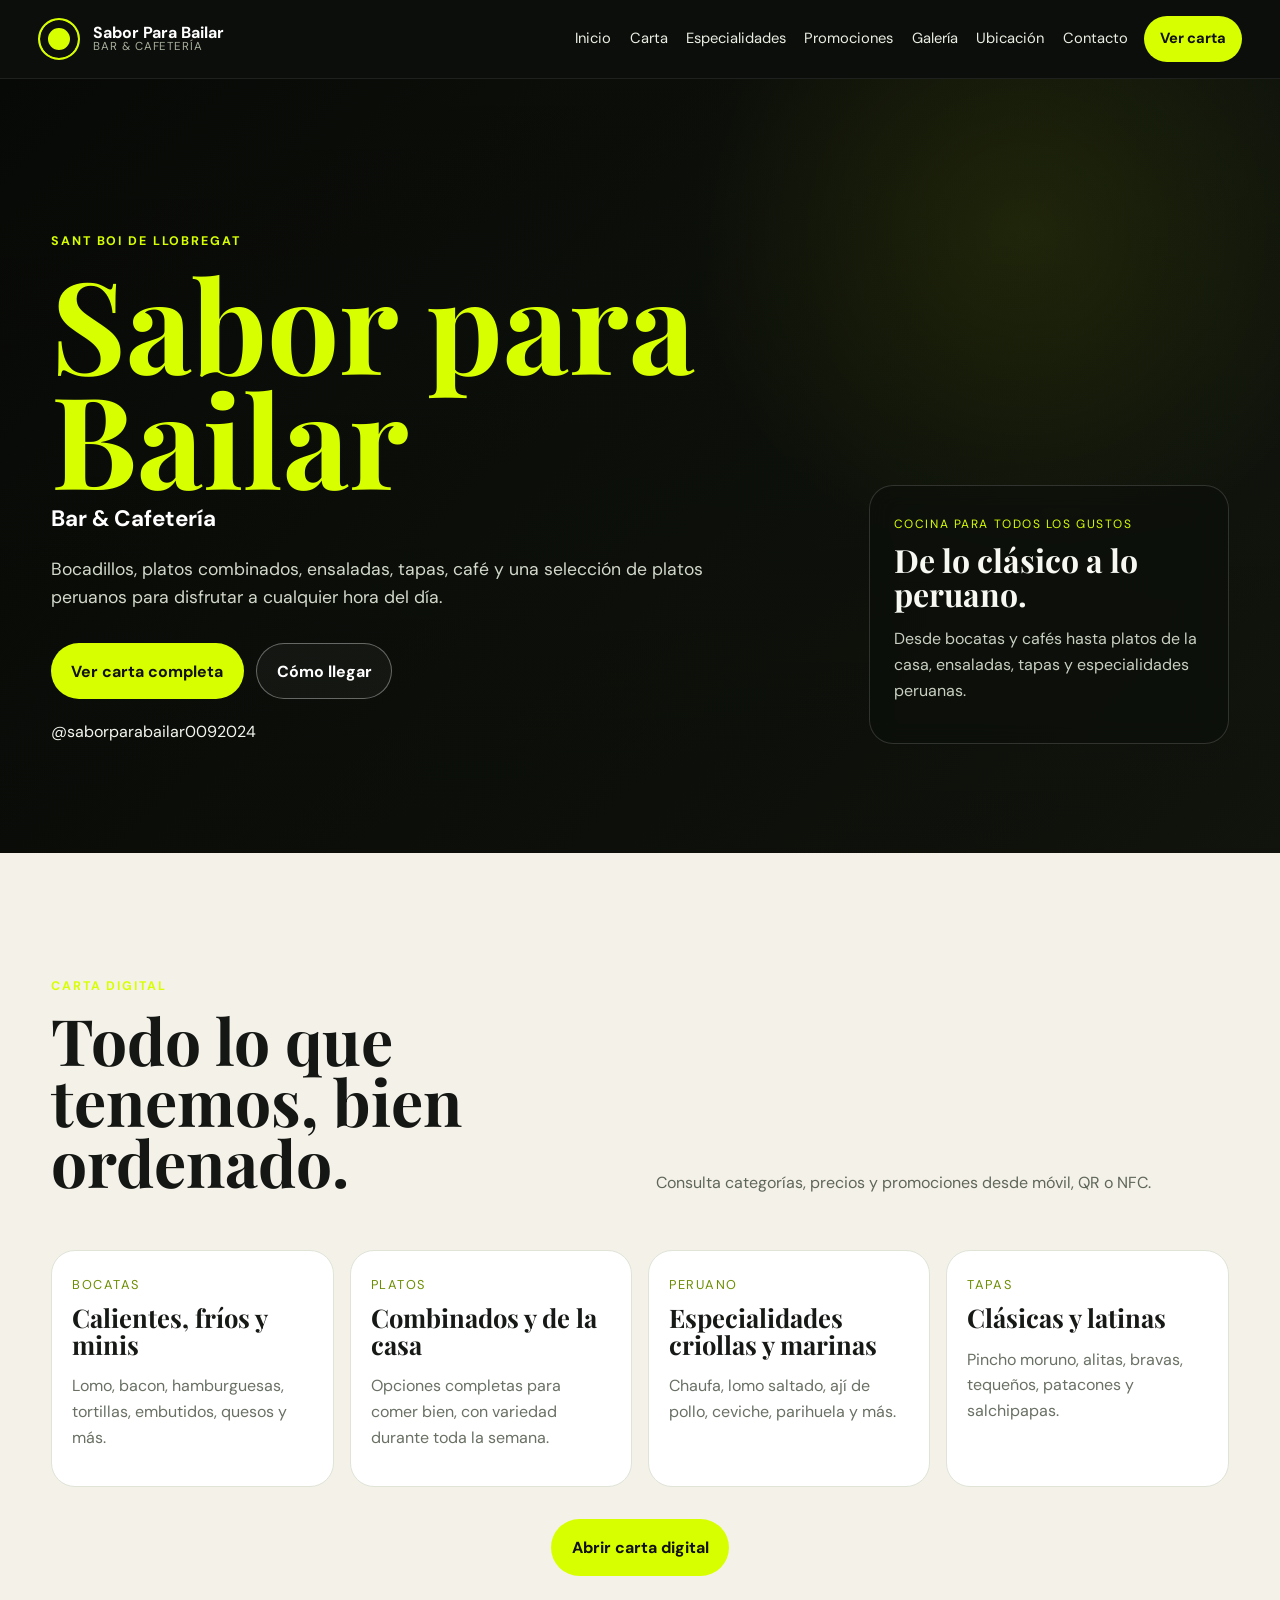
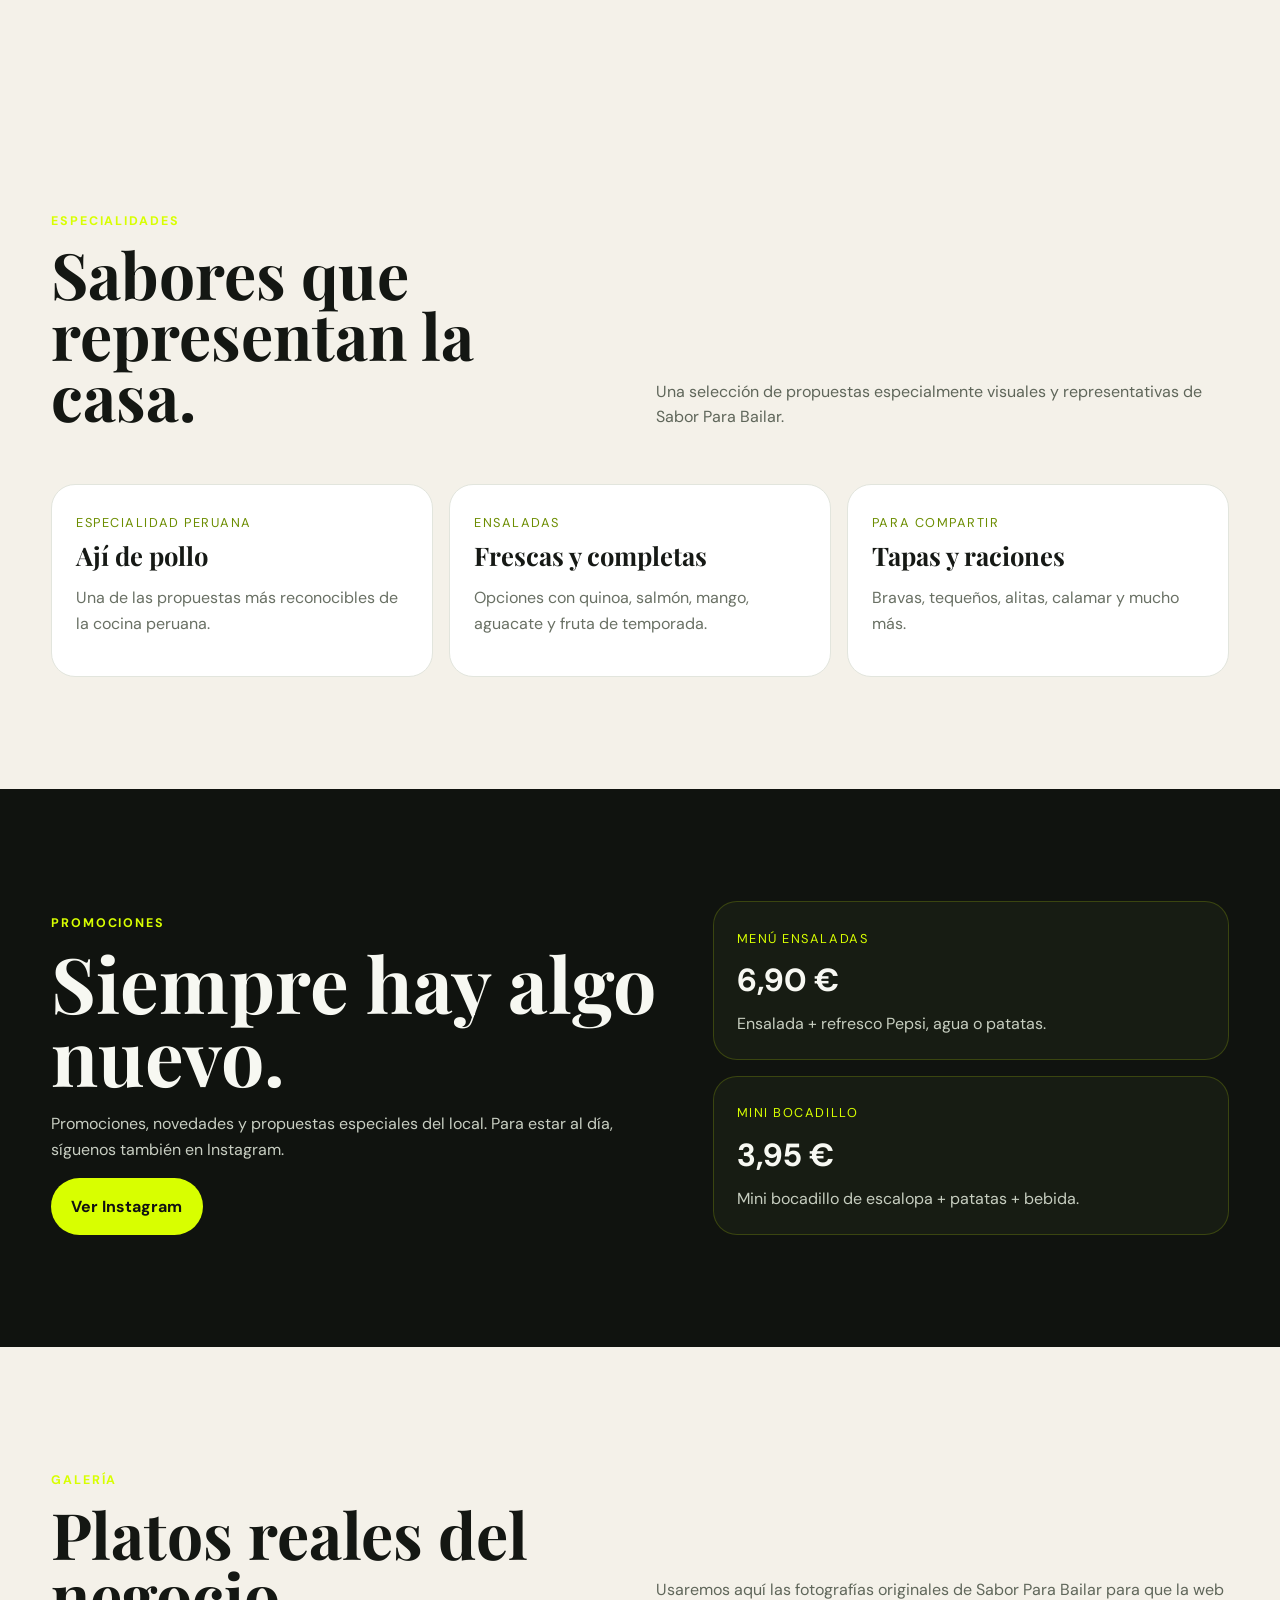
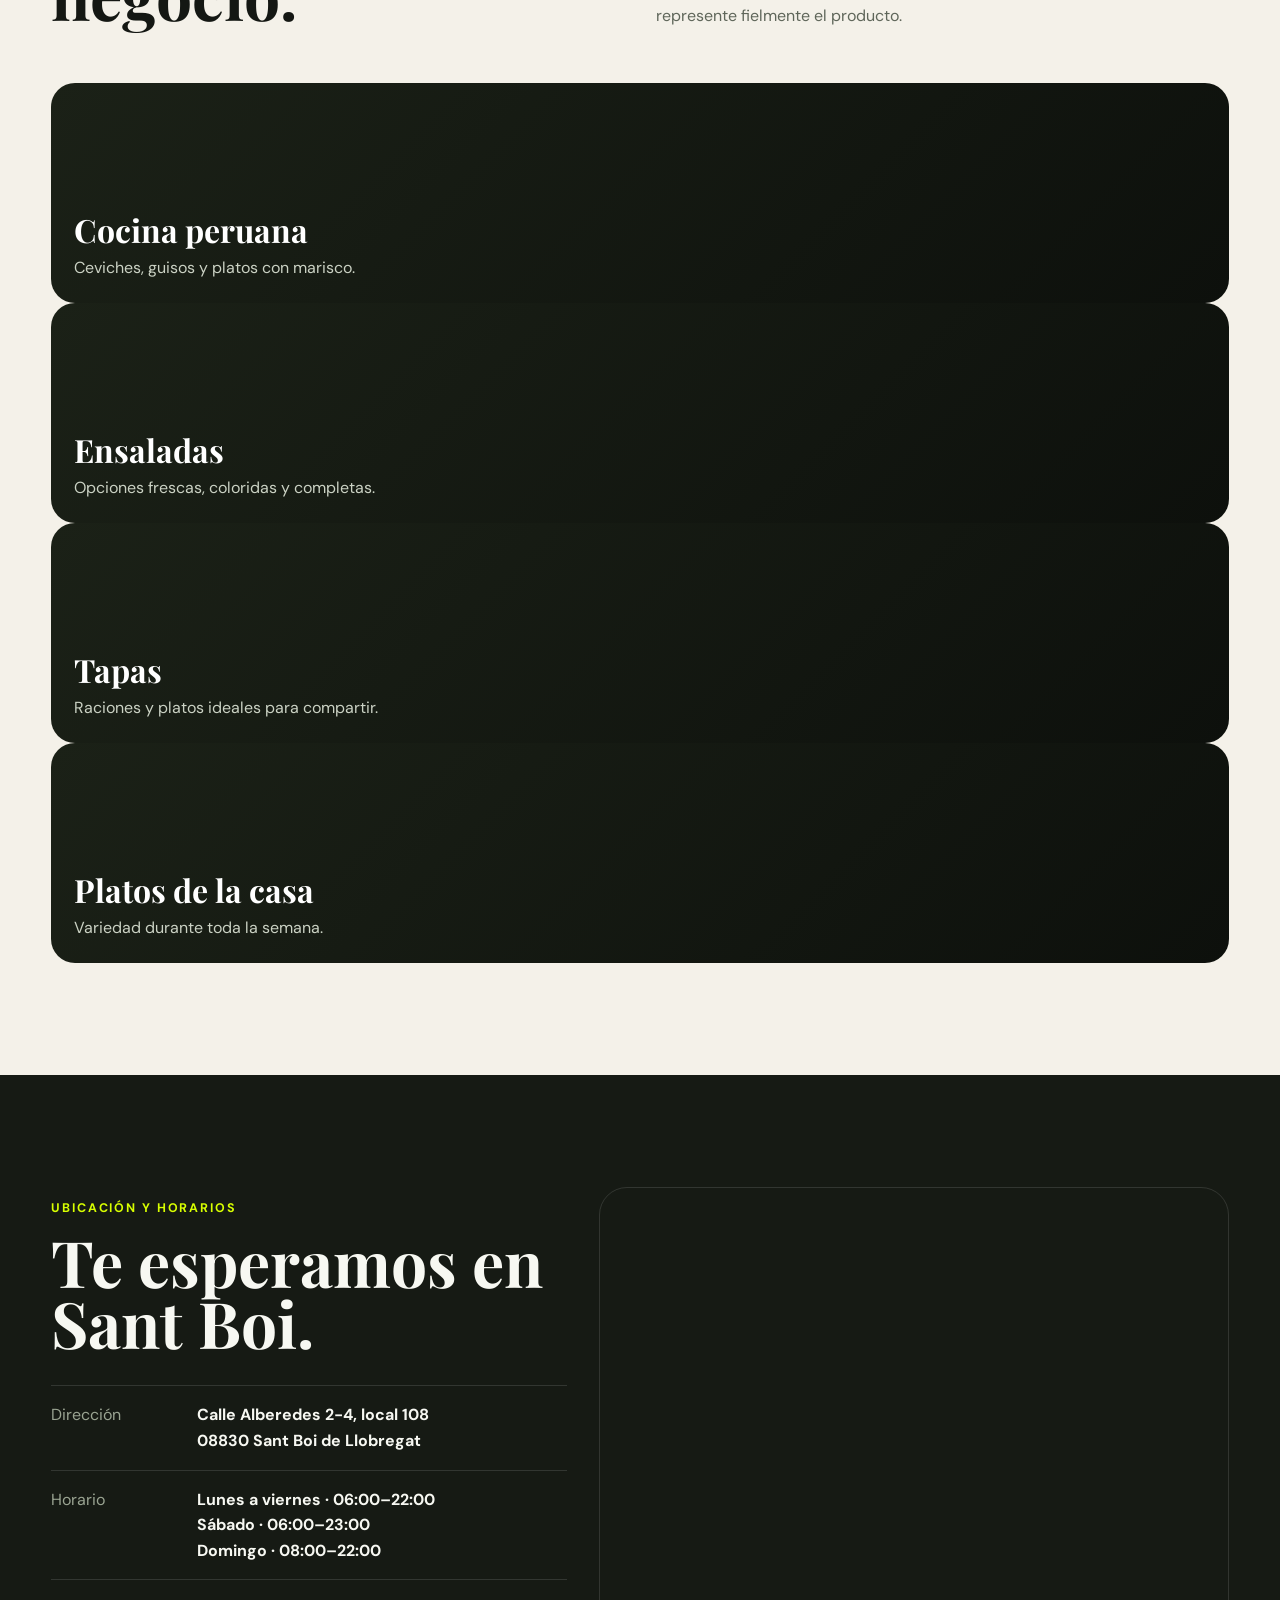
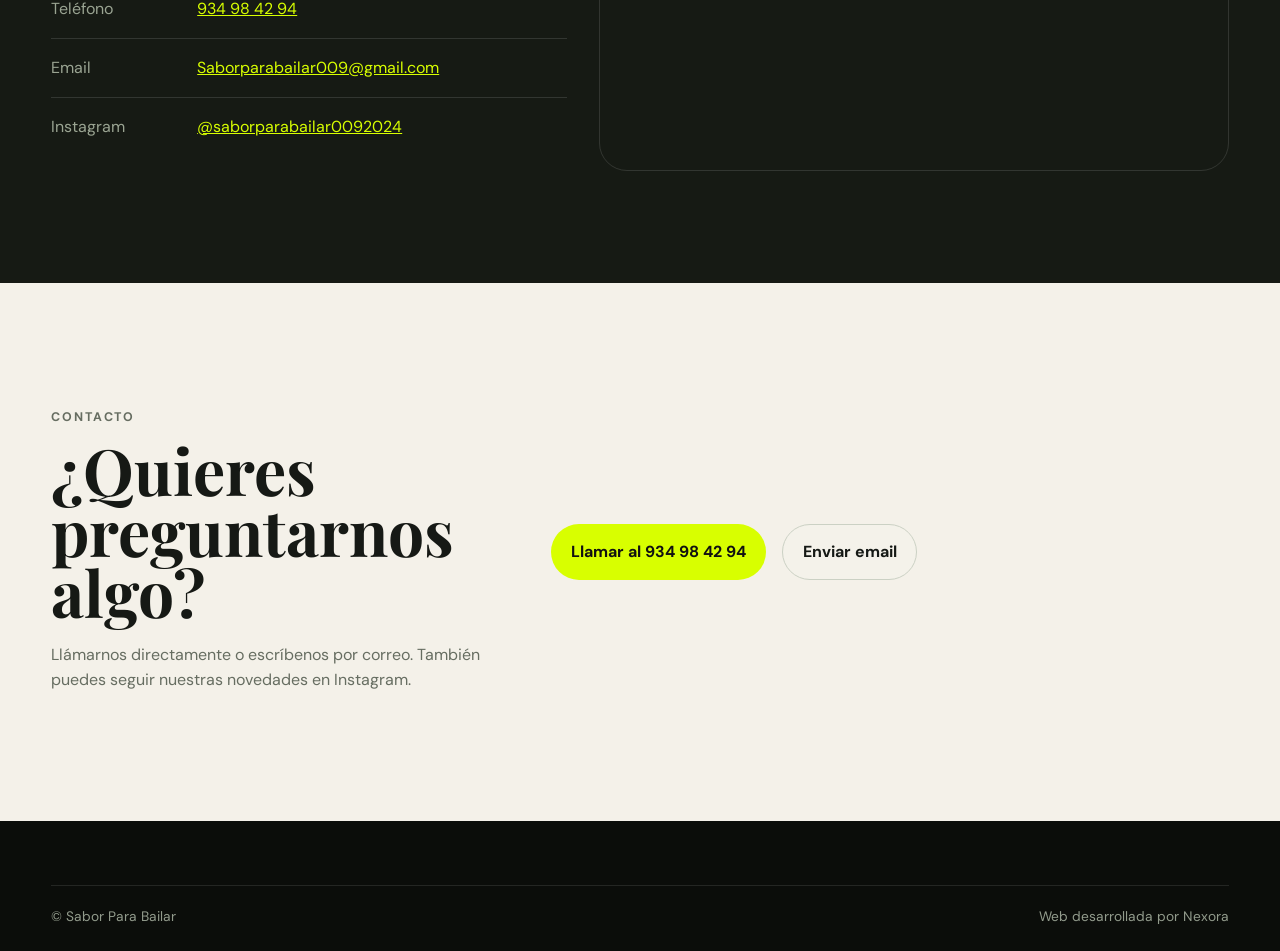
<file: index.html>
<!doctype html>
<html lang="es"><head><meta charset="utf-8"><meta name="viewport" content="width=device-width,initial-scale=1"><title>Sabor Para Bailar | Bar & Cafetería en Sant Boi de Llobregat</title><meta name="description" content="Sabor Para Bailar, bar y cafetería en Sant Boi de Llobregat. Bocadillos, platos combinados, cocina peruana, tapas, ensaladas, café y promociones."><meta name="theme-color" content="#0d0f0c"><link rel="preconnect" href="https://fonts.googleapis.com"><link rel="preconnect" href="https://fonts.gstatic.com" crossorigin><link href="https://fonts.googleapis.com/css2?family=DM+Sans:wght@400;500;600;700&family=Playfair+Display:wght@600;700&display=swap" rel="stylesheet"><link rel="stylesheet" href="css/style.css"><script src="js/main.js" defer></script></head><body><header class="site-header"><div class="header-shell"><a class="brand" href="#inicio"><span class="brand-dot"></span><span class="brand-copy"><strong>Sabor Para Bailar</strong><small>Bar & Cafetería</small></span></a><button class="menu-toggle" aria-label="Abrir menú" aria-expanded="false"><span></span><span></span><span></span></button><nav class="site-nav"><a href="#inicio">Inicio</a><a href="carta.html">Carta</a><a href="#especialidades">Especialidades</a><a href="#promociones">Promociones</a><a href="#galeria">Galería</a><a href="#ubicacion">Ubicación</a><a href="#contacto">Contacto</a></nav><a class="header-cta" href="carta.html">Ver carta</a></div></header><main><section class="hero section" id="inicio"><div class="hero-overlay"></div><div class="hero-grid wrap"><div class="hero-copy reveal"><p class="eyebrow">Sant Boi de Llobregat</p><h1>Sabor para Bailar</h1><p class="hero-subtitle">Bar & Cafetería</p><p class="hero-text">Bocadillos, platos combinados, ensaladas, tapas, café y una selección de platos peruanos para disfrutar a cualquier hora del día.</p><div class="hero-actions"><a class="btn btn-primary" href="carta.html">Ver carta completa</a><a class="btn btn-secondary" href="#ubicacion">Cómo llegar</a></div><a class="instagram-link" href="https://www.instagram.com/saborparabailar0092024/" target="_blank" rel="noopener">@saborparabailar0092024</a></div><aside class="hero-card reveal"><span class="hero-card-kicker">Cocina para todos los gustos</span><strong>De lo clásico a lo peruano.</strong><p>Desde bocatas y cafés hasta platos de la casa, ensaladas, tapas y especialidades peruanas.</p></aside></div></section><section class="menu-section section" id="carta"><div class="wrap"><div class="section-heading reveal"><div><p class="eyebrow">Carta digital</p><h2>Todo lo que tenemos, bien ordenado.</h2></div><p>Consulta categorías, precios y promociones desde móvil, QR o NFC.</p></div><div class="menu-preview-grid"><article class="menu-preview-card reveal"><span>Bocatas</span><h3>Calientes, fríos y minis</h3><p>Lomo, bacon, hamburguesas, tortillas, embutidos, quesos y más.</p></article><article class="menu-preview-card reveal"><span>Platos</span><h3>Combinados y de la casa</h3><p>Opciones completas para comer bien, con variedad durante toda la semana.</p></article><article class="menu-preview-card reveal"><span>Peruano</span><h3>Especialidades criollas y marinas</h3><p>Chaufa, lomo saltado, ají de pollo, ceviche, parihuela y más.</p></article><article class="menu-preview-card reveal"><span>Tapas</span><h3>Clásicas y latinas</h3><p>Pincho moruno, alitas, bravas, tequeños, patacones y salchipapas.</p></article></div><div class="center-action reveal"><a class="btn btn-primary" href="carta.html">Abrir carta digital</a></div></div></section><section class="specialties section" id="especialidades"><div class="wrap"><div class="section-heading reveal"><div><p class="eyebrow">Especialidades</p><h2>Sabores que representan la casa.</h2></div><p>Una selección de propuestas especialmente visuales y representativas de Sabor Para Bailar.</p></div><div class="special-grid"><article class="special-card reveal"><div class="special-copy"><span>Especialidad peruana</span><h3>Ají de pollo</h3><p>Una de las propuestas más reconocibles de la cocina peruana.</p></div></article><article class="special-card reveal"><div class="special-copy"><span>Ensaladas</span><h3>Frescas y completas</h3><p>Opciones con quinoa, salmón, mango, aguacate y fruta de temporada.</p></div></article><article class="special-card reveal"><div class="special-copy"><span>Para compartir</span><h3>Tapas y raciones</h3><p>Bravas, tequeños, alitas, calamar y mucho más.</p></div></article></div></div></section><section class="events section" id="promociones"><div class="wrap events-grid"><div class="events-copy reveal"><p class="eyebrow">Promociones</p><h2>Siempre hay algo nuevo.</h2><p>Promociones, novedades y propuestas especiales del local. Para estar al día, síguenos también en Instagram.</p><a class="btn btn-primary" href="https://www.instagram.com/saborparabailar0092024/" target="_blank" rel="noopener">Ver Instagram</a></div><div class="promo-stack reveal"><div class="promo-card"><span>Menú ensaladas</span><strong>6,90 €</strong><p>Ensalada + refresco Pepsi, agua o patatas.</p></div><div class="promo-card"><span>Mini bocadillo</span><strong>3,95 €</strong><p>Mini bocadillo de escalopa + patatas + bebida.</p></div></div></div></section><section class="gallery section" id="galeria"><div class="wrap"><div class="section-heading reveal"><div><p class="eyebrow">Galería</p><h2>Platos reales del negocio.</h2></div><p>Usaremos aquí las fotografías originales de Sabor Para Bailar para que la web represente fielmente el producto.</p></div><div class="gallery-grid gallery-placeholder"><div class="gallery-card reveal"><strong>Cocina peruana</strong><span>Ceviches, guisos y platos con marisco.</span></div><div class="gallery-card reveal"><strong>Ensaladas</strong><span>Opciones frescas, coloridas y completas.</span></div><div class="gallery-card reveal"><strong>Tapas</strong><span>Raciones y platos ideales para compartir.</span></div><div class="gallery-card reveal"><strong>Platos de la casa</strong><span>Variedad durante toda la semana.</span></div></div></div></section><section class="location section" id="ubicacion"><div class="wrap location-grid"><div class="location-copy reveal"><p class="eyebrow">Ubicación y horarios</p><h2>Te esperamos en Sant Boi.</h2><div class="contact-list"><div><span>Dirección</span><strong>Calle Alberedes 2-4, local 108<br>08830 Sant Boi de Llobregat</strong></div><div><span>Horario</span><strong>Lunes a viernes · 06:00–22:00<br>Sábado · 06:00–23:00<br>Domingo · 08:00–22:00</strong></div><div><span>Teléfono</span><a href="tel:+34934984294">934 98 42 94</a></div><div><span>Email</span><a href="mailto:Saborparabailar009@gmail.com">Saborparabailar009@gmail.com</a></div><div><span>Instagram</span><a href="https://www.instagram.com/saborparabailar0092024/" target="_blank" rel="noopener">@saborparabailar0092024</a></div></div></div><div class="map-card reveal"><iframe title="Sabor Para Bailar en Google Maps" loading="lazy" src="https://www.google.com/maps?q=Calle%20Alberedes%202-4%20Sant%20Boi%20de%20Llobregat&output=embed"></iframe></div></div></section><section class="contact section" id="contacto"><div class="wrap contact-grid"><div class="contact-intro reveal"><p class="eyebrow">Contacto</p><h2>¿Quieres preguntarnos algo?</h2><p>Llámarnos directamente o escríbenos por correo. También puedes seguir nuestras novedades en Instagram.</p></div><div class="contact-cta reveal"><a class="btn btn-primary" href="tel:+34934984294">Llamar al 934 98 42 94</a><a class="btn btn-secondary dark" href="mailto:Saborparabailar009@gmail.com">Enviar email</a></div></div></section></main><footer class="site-footer"><div class="wrap footer-bottom"><span>© Sabor Para Bailar</span><span>Web desarrollada por Nexora</span></div></footer></body></html>
</file>
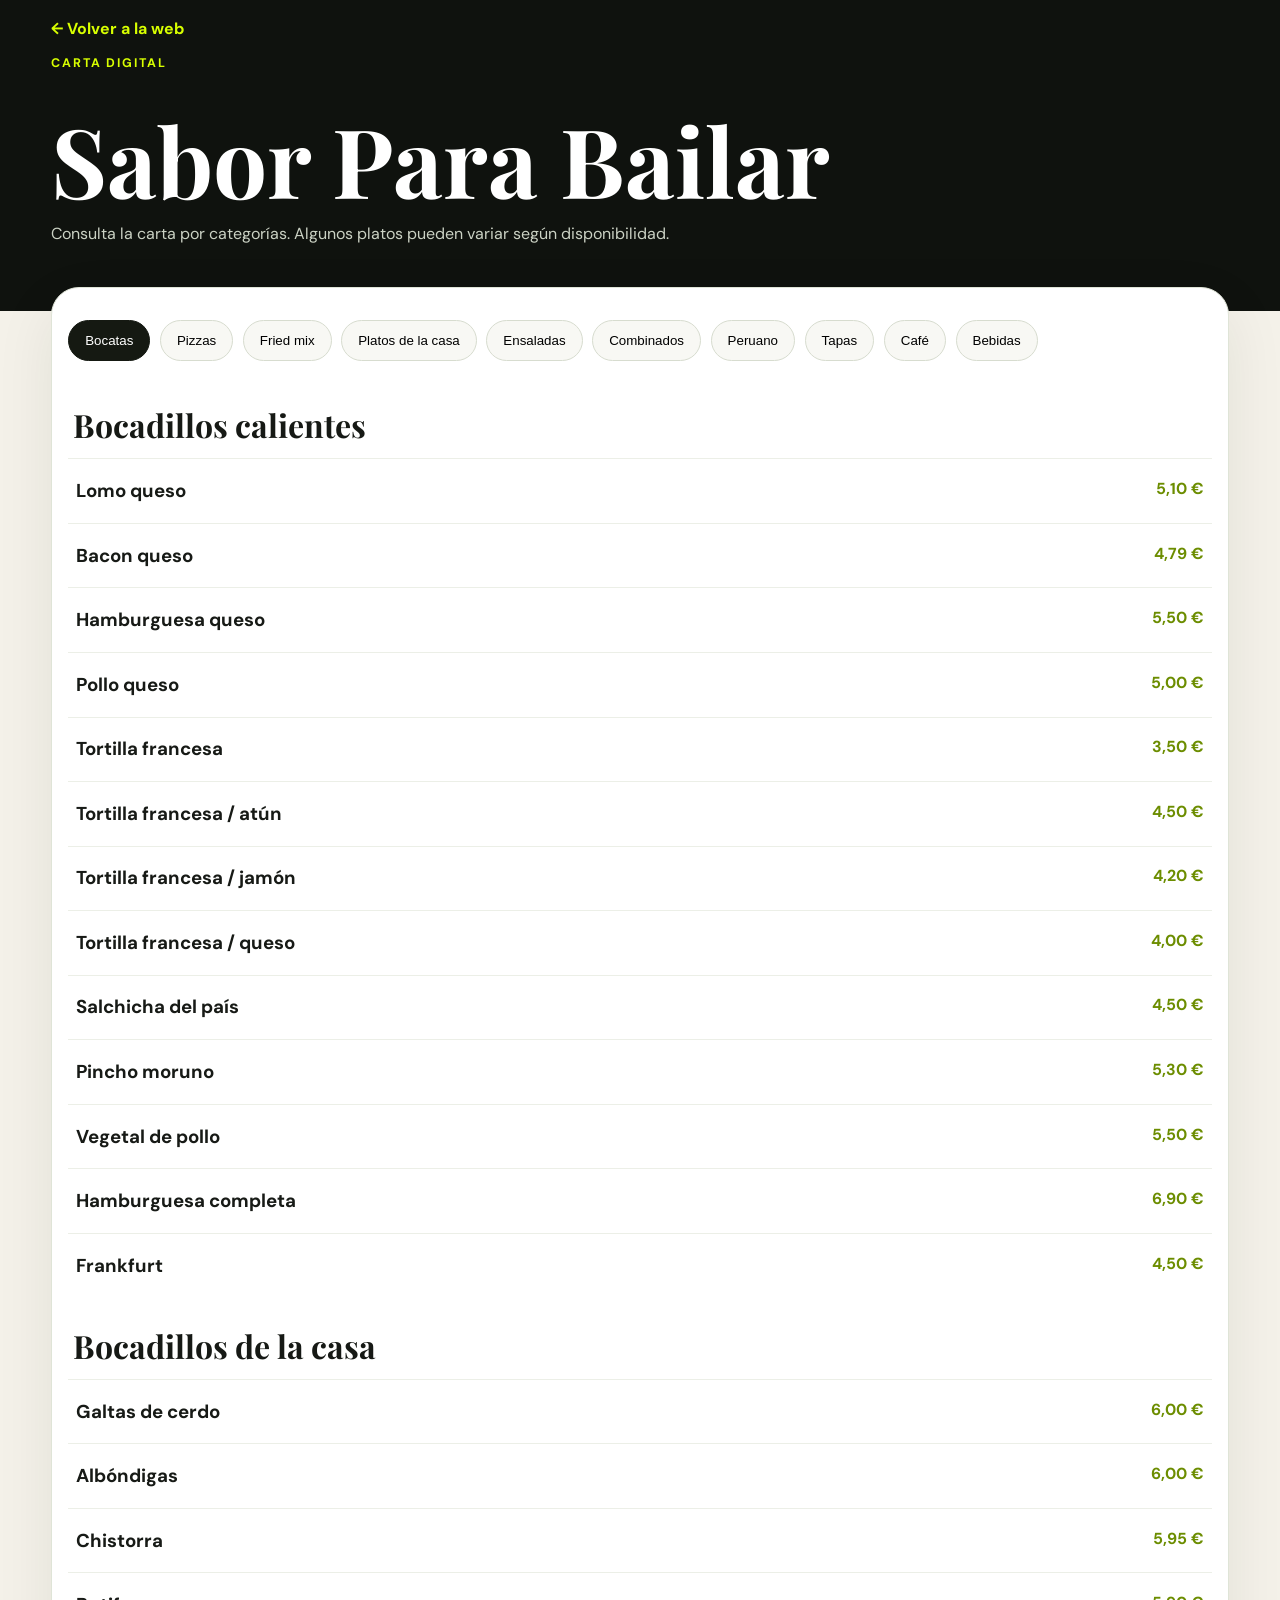
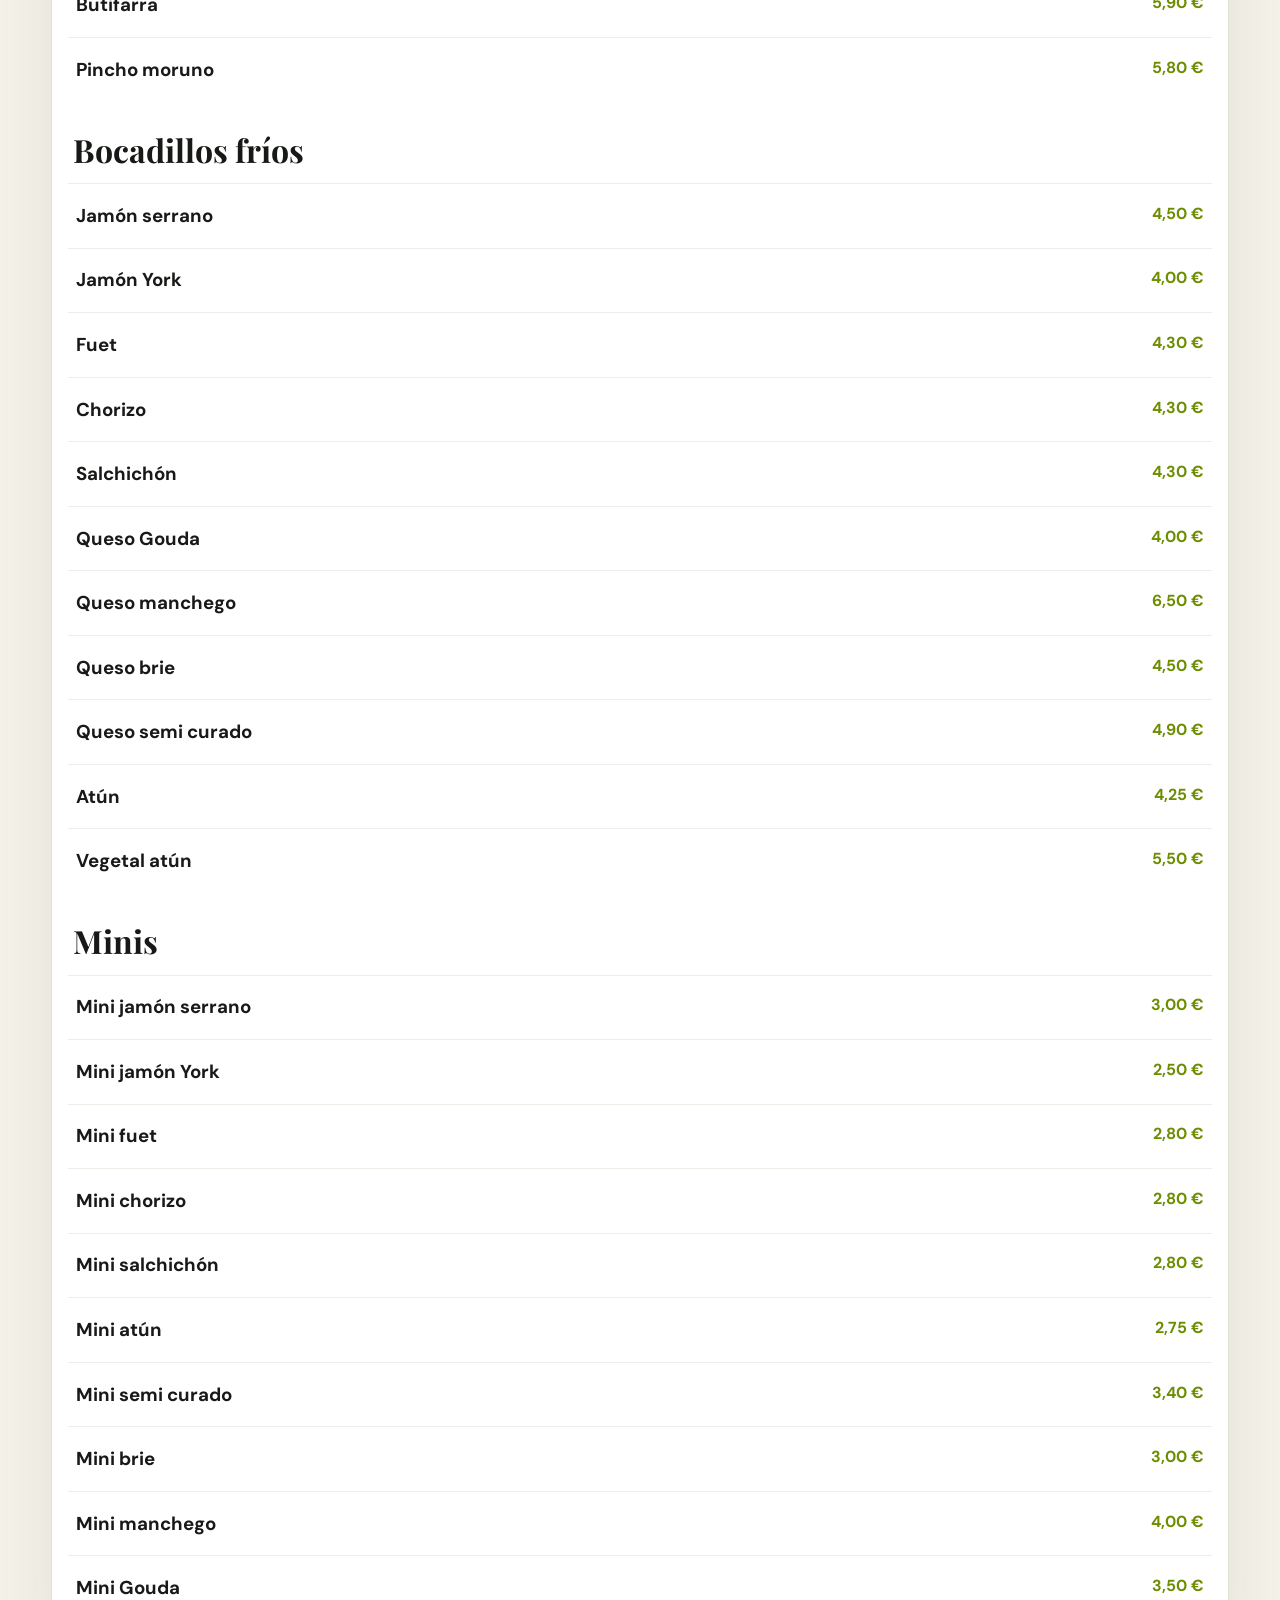
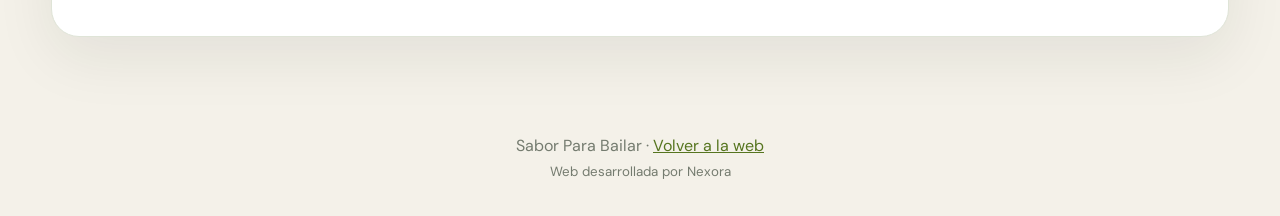
<file: carta.html>
<!doctype html><html lang="es"><head><meta charset="utf-8"><meta name="viewport" content="width=device-width,initial-scale=1"><title>Carta | Sabor Para Bailar</title><meta name="description" content="Carta digital de Sabor Para Bailar en Sant Boi de Llobregat."><meta name="theme-color" content="#0d0f0c"><link rel="preconnect" href="https://fonts.googleapis.com"><link rel="preconnect" href="https://fonts.gstatic.com" crossorigin><link href="https://fonts.googleapis.com/css2?family=DM+Sans:wght@400;500;600;700&family=Playfair+Display:wght@600;700&display=swap" rel="stylesheet"><link rel="stylesheet" href="css/style.css"><script src="js/main.js" defer></script></head><body class="menu-page"><header class="menu-page-head"><div class="wrap"><a class="menu-back" href="index.html">← Volver a la web</a><p class="eyebrow">Carta digital</p><h1 class="menu-page-title">Sabor Para Bailar</h1><p class="menu-page-lead">Consulta la carta por categorías. Algunos platos pueden variar según disponibilidad.</p></div></header><main class="wrap"><section class="menu-shell"><div class="menu-tabs"><button class="menu-tab is-active" data-menu="bocatas">Bocatas</button><button class="menu-tab" data-menu="pizzas">Pizzas</button><button class="menu-tab" data-menu="fried">Fried mix</button><button class="menu-tab" data-menu="casa">Platos de la casa</button><button class="menu-tab" data-menu="ensaladas">Ensaladas</button><button class="menu-tab" data-menu="combinados">Combinados</button><button class="menu-tab" data-menu="peruano">Peruano</button><button class="menu-tab" data-menu="tapas">Tapas</button><button class="menu-tab" data-menu="cafe">Café</button><button class="menu-tab" data-menu="bebidas">Bebidas</button></div><div class="menu-panels"><div class="menu-panel is-active" id="bocatas"><h2>Bocadillos calientes</h2><article class="menu-item"><div><h3>Lomo queso</h3></div><strong>5,10 €</strong></article><article class="menu-item"><div><h3>Bacon queso</h3></div><strong>4,79 €</strong></article><article class="menu-item"><div><h3>Hamburguesa queso</h3></div><strong>5,50 €</strong></article><article class="menu-item"><div><h3>Pollo queso</h3></div><strong>5,00 €</strong></article><article class="menu-item"><div><h3>Tortilla francesa</h3></div><strong>3,50 €</strong></article><article class="menu-item"><div><h3>Tortilla francesa / atún</h3></div><strong>4,50 €</strong></article><article class="menu-item"><div><h3>Tortilla francesa / jamón</h3></div><strong>4,20 €</strong></article><article class="menu-item"><div><h3>Tortilla francesa / queso</h3></div><strong>4,00 €</strong></article><article class="menu-item"><div><h3>Salchicha del país</h3></div><strong>4,50 €</strong></article><article class="menu-item"><div><h3>Pincho moruno</h3></div><strong>5,30 €</strong></article><article class="menu-item"><div><h3>Vegetal de pollo</h3></div><strong>5,50 €</strong></article><article class="menu-item"><div><h3>Hamburguesa completa</h3></div><strong>6,90 €</strong></article><article class="menu-item"><div><h3>Frankfurt</h3></div><strong>4,50 €</strong></article><h2>Bocadillos de la casa</h2><article class="menu-item"><div><h3>Galtas de cerdo</h3></div><strong>6,00 €</strong></article><article class="menu-item"><div><h3>Albóndigas</h3></div><strong>6,00 €</strong></article><article class="menu-item"><div><h3>Chistorra</h3></div><strong>5,95 €</strong></article><article class="menu-item"><div><h3>Butifarra</h3></div><strong>5,90 €</strong></article><article class="menu-item"><div><h3>Pincho moruno</h3></div><strong>5,80 €</strong></article><h2>Bocadillos fríos</h2><article class="menu-item"><div><h3>Jamón serrano</h3></div><strong>4,50 €</strong></article><article class="menu-item"><div><h3>Jamón York</h3></div><strong>4,00 €</strong></article><article class="menu-item"><div><h3>Fuet</h3></div><strong>4,30 €</strong></article><article class="menu-item"><div><h3>Chorizo</h3></div><strong>4,30 €</strong></article><article class="menu-item"><div><h3>Salchichón</h3></div><strong>4,30 €</strong></article><article class="menu-item"><div><h3>Queso Gouda</h3></div><strong>4,00 €</strong></article><article class="menu-item"><div><h3>Queso manchego</h3></div><strong>6,50 €</strong></article><article class="menu-item"><div><h3>Queso brie</h3></div><strong>4,50 €</strong></article><article class="menu-item"><div><h3>Queso semi curado</h3></div><strong>4,90 €</strong></article><article class="menu-item"><div><h3>Atún</h3></div><strong>4,25 €</strong></article><article class="menu-item"><div><h3>Vegetal atún</h3></div><strong>5,50 €</strong></article><h2>Minis</h2><article class="menu-item"><div><h3>Mini jamón serrano</h3></div><strong>3,00 €</strong></article><article class="menu-item"><div><h3>Mini jamón York</h3></div><strong>2,50 €</strong></article><article class="menu-item"><div><h3>Mini fuet</h3></div><strong>2,80 €</strong></article><article class="menu-item"><div><h3>Mini chorizo</h3></div><strong>2,80 €</strong></article><article class="menu-item"><div><h3>Mini salchichón</h3></div><strong>2,80 €</strong></article><article class="menu-item"><div><h3>Mini atún</h3></div><strong>2,75 €</strong></article><article class="menu-item"><div><h3>Mini semi curado</h3></div><strong>3,40 €</strong></article><article class="menu-item"><div><h3>Mini brie</h3></div><strong>3,00 €</strong></article><article class="menu-item"><div><h3>Mini manchego</h3></div><strong>4,00 €</strong></article><article class="menu-item"><div><h3>Mini Gouda</h3></div><strong>3,50 €</strong></article></div><div class="menu-panel" id="pizzas"><article class="menu-item"><div><h3>Cuatro quesos</h3><p>Queso manchego, brie, emmental y mozzarella.</p></div><strong>7,80 €</strong></article><article class="menu-item"><div><h3>Jamón cocido</h3><p>Jamón cocido, rúcula, canónigo y mozzarella.</p></div><strong>7,80 €</strong></article><article class="menu-item"><div><h3>Vegetal</h3><p>Tomate, mozzarella, champiñones, cebolla y aceituna negra.</p></div><strong>7,80 €</strong></article><article class="menu-item"><div><h3>De la casa</h3><p>Mozzarella, mortadela, champiñones y pesto.</p></div><strong>7,80 €</strong></article><p class="menu-note">Incluye una bebida: agua, refresco Pepsi/Kas o caña de cerveza.</p></div><div class="menu-panel" id="fried"><article class="menu-item"><div><h3>Pollo teriyaki</h3><p>Patata frita, pollo rebozado estilo teriyaki y 1 huevo a la plancha.</p></div><strong>7,50 €</strong></article><article class="menu-item"><div><h3>Jamón serrano</h3><p>Patata frita, jamón serrano y 1 huevo a la plancha.</p></div><strong>8,00 €</strong></article><article class="menu-item"><div><h3>Pollo frito desmenuzado</h3><p>Patata frita, pollo desmenuzado y 1 huevo a la plancha.</p></div><strong>7,00 €</strong></article><article class="menu-item"><div><h3>Pincho moruno</h3><p>Patata frita, pincho moruno y 1 huevo a la plancha.</p></div><strong>7,50 €</strong></article><article class="menu-item"><div><h3>Frankfurt</h3><p>Patata frita, frankfurt y 1 huevo a la plancha.</p></div><strong>7,50 €</strong></article><article class="menu-item"><div><h3>Chistorra</h3><p>Patata frita, chistorra y 1 huevo a la plancha.</p></div><strong>8,00 €</strong></article><article class="menu-item"><div><h3>Bacon en tiras</h3><p>Patata frita, bacon en tiras y 1 huevo a la plancha.</p></div><strong>8,00 €</strong></article><article class="menu-item"><div><h3>Butifarra</h3><p>Patata frita, butifarra y 1 huevo a la plancha.</p></div><strong>8,00 €</strong></article></div><div class="menu-panel" id="casa"><p class="menu-note"><strong>Platos de la casa 9,00 € + bebida incluida.</strong> Bebida a elegir: Pepsi, Kas o agua.</p><div class="menu-columns"><ul><li>Spaghetti a la boloñesa</li><li>Macarrones</li><li>Rigatoni al pesto</li><li>Carbonara</li><li>Spaghetti con salsa de champiñones</li><li>Patatas guisadas con marisco</li><li>Lasaña</li></ul><ul><li>Lentejas</li><li>Estofado de ternera o pollo</li><li>Galtas de cerdo</li><li>Albóndigas</li><li>Fideuá</li><li>Fideuá negra</li><li>Paella de marisco</li></ul></div><p class="menu-note">Es probable que no todos los platos estén disponibles cada día. Consulta antes de pedir.</p></div><div class="menu-panel" id="ensaladas"><article class="menu-item"><div><h3>Quinua con salmón ahumado</h3><p>Quinua, cherry, cebolla figueras, rúcula y aguacate.</p></div><strong>5,50 €</strong></article><article class="menu-item"><div><h3>Quinua con escalopa de pollo</h3><p>Quinua, huevo hervido, aguacate, canónigo y pollo rebozado.</p></div><strong>5,50 €</strong></article><article class="menu-item"><div><h3>Tropical</h3><p>Aguacate, mango, pepino, ensalada gourmet y salmón ahumado.</p></div><strong>5,50 €</strong></article><article class="menu-item"><div><h3>Jardín tropical</h3><p>Mango, arándano, sandía, pollo rebozado, queso feta, canónigo, menta y pistacho.</p></div><strong>5,50 €</strong></article><p class="menu-note">Promoción ensaladas: 6,90 € con refresco Pepsi, agua o patatas.</p></div><div class="menu-panel" id="combinados"><article class="menu-item"><div><h3>Chistorra</h3><p>Chistorra, bacon, huevo a la plancha y pimiento verde.</p></div><strong>9,50 €</strong></article><article class="menu-item"><div><h3>Butifarra</h3><p>Butifarra, patata frita, champiñones y cebolla a la plancha, huevo a la plancha.</p></div><strong>9,50 €</strong></article><article class="menu-item"><div><h3>Costillas de cerdo</h3><p>Costillas, ensalada clásica y patata frita.</p></div><strong>9,00 €</strong></article><article class="menu-item"><div><h3>Calamar a la andaluza</h3><p>Calamar, ensalada clásica y patata frita.</p></div><strong>9,90 €</strong></article><article class="menu-item"><div><h3>Hamburguesa</h3><p>2 hamburguesas de ternera, patatas fritas, huevo, bacon, ensalada clásica y queso.</p></div><strong>9,90 €</strong></article><article class="menu-item"><div><h3>Pincho moruno</h3><p>Pincho moruno, huevo y ensalada clásica.</p></div><strong>9,50 €</strong></article><article class="menu-item"><div><h3>Pollo a la plancha</h3><p>Pollo, ensalada clásica, patata frita y huevo a la plancha.</p></div><strong>9,00 €</strong></article><article class="menu-item"><div><h3>Boquerones</h3><p>Boquerones, ensalada clásica, aderezo de limón y cilantro, yuca frita.</p></div><strong>9,90 €</strong></article></div><div class="menu-panel" id="peruano"><p class="menu-note">Disponibles exclusivamente de lunes a sábado.</p><article class="menu-item"><div><h3>Chaufa de pollo</h3></div><strong>13,00 €</strong></article><article class="menu-item"><div><h3>Chaufa de marisco</h3></div><strong>18,00 €</strong></article><article class="menu-item"><div><h3>Lomo saltado</h3></div><strong>16,00 €</strong></article><article class="menu-item"><div><h3>Ají de pollo</h3></div><strong>15,00 €</strong></article><article class="menu-item"><div><h3>Tallarín verde con filete</h3></div><strong>15,00 €</strong></article><article class="menu-item"><div><h3>Tallarín saltado de pollo</h3></div><strong>14,00 €</strong></article><article class="menu-item"><div><h3>Tallarín saltado de carne</h3></div><strong>16,00 €</strong></article><article class="menu-item"><div><h3>Pollo broaster</h3></div><strong>12,00 €</strong></article><article class="menu-item"><div><h3>Mostrito broaster</h3></div><strong>17,00 €</strong></article><article class="menu-item"><div><h3>Mostrito al horno</h3></div><strong>15,00 €</strong></article><article class="menu-item"><div><h3>Seco de ternera o pollo</h3></div><strong>14,00 €</strong></article><article class="menu-item"><div><h3>Salchipapa</h3></div><strong>6,50 €</strong></article><article class="menu-item"><div><h3>Salchipapa + pollo broaster</h3></div><strong>11,00 €</strong></article><article class="menu-item"><div><h3>Parrillada</h3></div><strong>16,00 €</strong></article><article class="menu-item"><div><h3>Tamal</h3></div><strong>6,00 €</strong></article><article class="menu-item"><div><h3>Papa rellena</h3></div><strong>8,00 €</strong></article><article class="menu-item"><div><h3>Causa</h3></div><strong>10,00 €</strong></article><article class="menu-item"><div><h3>Yuca con salsa huancaína</h3></div><strong>10,00 €</strong></article><article class="menu-item"><div><h3>Chicharrón de cerdo</h3></div><strong>16,00 €</strong></article><article class="menu-item"><div><h3>Chicharrón de pescado</h3></div><strong>16,00 €</strong></article><article class="menu-item"><div><h3>Dorada frita</h3></div><strong>14,00 €</strong></article><article class="menu-item"><div><h3>Leche de tigre</h3></div><strong>12,00 €</strong></article><article class="menu-item"><div><h3>Ceviche de pescado</h3></div><strong>16,00 €</strong></article><article class="menu-item"><div><h3>Ceviche de pescado y marisco</h3></div><strong>23,00 €</strong></article><article class="menu-item"><div><h3>Parihuela de dorada</h3></div><strong>21,00 €</strong></article><article class="menu-item"><div><h3>Cazuela de pescado y marisco</h3></div><strong>22,00 €</strong></article><article class="menu-item"><div><h3>Arroz con marisco</h3></div><strong>16,00 €</strong></article></div><div class="menu-panel" id="tapas"><article class="menu-item"><div><h3>Pincho moruno</h3></div><strong>7,00 €</strong></article><article class="menu-item"><div><h3>Morros</h3></div><strong>5,00 €</strong></article><article class="menu-item"><div><h3>Alitas de pollo (6)</h3></div><strong>6,50 €</strong></article><article class="menu-item"><div><h3>Costillas de cerdo</h3></div><strong>8,80 €</strong></article><article class="menu-item"><div><h3>Pollo estilo teriyaki</h3></div><strong>5,50 €</strong></article><article class="menu-item"><div><h3>Chistorra & queso semi</h3></div><strong>6,50 €</strong></article><article class="menu-item"><div><h3>Calamar a la andaluza</h3></div><strong>6,50 €</strong></article><article class="menu-item"><div><h3>Boquerones</h3></div><strong>9,00 €</strong></article><article class="menu-item"><div><h3>Chipirones</h3></div><strong>9,00 €</strong></article><article class="menu-item"><div><h3>Rejos</h3></div><strong>7,00 €</strong></article><article class="menu-item"><div><h3>Rabas</h3></div><strong>7,00 €</strong></article><article class="menu-item"><div><h3>Tortilla de patatas</h3></div><strong>4,00 €</strong></article><article class="menu-item"><div><h3>Patatas bravas</h3></div><strong>5,00 €</strong></article><article class="menu-item"><div><h3>Patatas fritas</h3></div><strong>3,50 €</strong></article><article class="menu-item"><div><h3>Patatas fritas pequeñas</h3></div><strong>2,50 €</strong></article><h2>Tapas latinas</h2><article class="menu-item"><div><h3>Chicharrones con yuca</h3></div><strong>9,80 €</strong></article><article class="menu-item"><div><h3>Salchipapas</h3></div><strong>6,50 €</strong></article><article class="menu-item"><div><h3>Salchipapa mixta</h3></div><strong>8,50 €</strong></article><article class="menu-item"><div><h3>Choclo queso y salsa ají amarillo</h3></div><strong>5,50 €</strong></article><article class="menu-item"><div><h3>Yuca frita con salsa de cilantro</h3></div><strong>7,00 €</strong></article><article class="menu-item"><div><h3>Patacones con queso</h3></div><strong>8,90 €</strong></article><article class="menu-item"><div><h3>Tequeños (6)</h3></div><strong>6,60 €</strong></article></div><div class="menu-panel" id="cafe"><h2>Cafés</h2><article class="menu-item"><div><h3>Café con leche</h3></div><strong>1,75 €</strong></article><article class="menu-item"><div><h3>Café cortado</h3></div><strong>1,65 €</strong></article><article class="menu-item"><div><h3>Café solo</h3></div><strong>1,55 €</strong></article><article class="menu-item"><div><h3>Café americano</h3></div><strong>1,60 €</strong></article><article class="menu-item"><div><h3>Café trifásico</h3></div><strong>2,40 €</strong></article><article class="menu-item"><div><h3>Capuchino</h3></div><strong>1,90 €</strong></article><article class="menu-item"><div><h3>Carajillo</h3></div><strong>2,15 €</strong></article><article class="menu-item"><div><h3>Café bombón</h3></div><strong>2,40 €</strong></article><h2>Infusiones</h2><article class="menu-item"><div><h3>Té verde</h3></div><strong>1,80 €</strong></article><article class="menu-item"><div><h3>Té negro</h3></div><strong>1,80 €</strong></article><article class="menu-item"><div><h3>Manzanilla</h3></div><strong>1,80 €</strong></article><article class="menu-item"><div><h3>Menta poleo</h3></div><strong>1,80 €</strong></article><h2>Pasteles</h2><article class="menu-item"><div><h3>Croissant de margarina</h3></div><strong>1,25 €</strong></article><article class="menu-item"><div><h3>Croissant de cereales</h3></div><strong>1,25 €</strong></article><article class="menu-item"><div><h3>Croissant de chocolate</h3></div><strong>1,50 €</strong></article><article class="menu-item"><div><h3>Bikini</h3></div><strong>3,00 €</strong></article><article class="menu-item"><div><h3>Donut blanco</h3></div><strong>1,00 €</strong></article><article class="menu-item"><div><h3>Donut de chocolate</h3></div><strong>1,25 €</strong></article><article class="menu-item"><div><h3>Berlina de chocolate</h3></div><strong>1,50 €</strong></article></div><div class="menu-panel" id="bebidas"><h2>Otras bebidas</h2><article class="menu-item"><div><h3>Zumo naranja natural</h3></div><strong>3,50 €</strong></article><article class="menu-item"><div><h3>Zumo botella naranja</h3></div><strong>2,00 €</strong></article><article class="menu-item"><div><h3>Zumo botella piña</h3></div><strong>2,00 €</strong></article><article class="menu-item"><div><h3>Zumo botella melocotón</h3></div><strong>2,00 €</strong></article><article class="menu-item"><div><h3>Agua pequeña 500 ml</h3></div><strong>1,50 €</strong></article><article class="menu-item"><div><h3>Agua de coco 500 ml</h3></div><strong>3,75 €</strong></article><article class="menu-item"><div><h3>Bebida Aloe vera 500 ml</h3></div><strong>3,50 €</strong></article><article class="menu-item"><div><h3>Bebida Chía Mango 450 ml</h3></div><strong>3,50 €</strong></article><h2>Cócteles</h2><article class="menu-item"><div><h3>Vermut rojo y blanco</h3></div><strong>2,50 €</strong></article><article class="menu-item"><div><h3>Sangría (cava o vino)</h3></div><strong>15,50 €</strong></article><article class="menu-item"><div><h3>Mojito</h3></div><strong>6,00 €</strong></article><article class="menu-item"><div><h3>Jarra de tinto de verano</h3></div><strong>7,50 €</strong></article><h2>Refrescos</h2><article class="menu-item"><div><h3>Pepsi normal / Pepsi Zero / Aquarade limón / Aquarade naranja / Schweppes naranja / Schweppes limón / Lipton mango maracuyá</h3></div><strong>2,40 €</strong></article><article class="menu-item"><div><h3>Tónica Schweppes / Vichy Catalan / Red Bull / Inka Cola / Pony Malta</h3></div><strong>2,50 €</strong></article><article class="menu-item"><div><h3>Bitter Kas</h3></div><strong>2,90 €</strong></article><article class="menu-item"><div><h3>Kas naranja pequeño / Kas limón pequeño / Pepsi normal pequeña / Pepsi Zero pequeña / 7UP / Monster</h3></div><strong>1,90 €</strong></article><article class="menu-item"><div><h3>Postobón uva / Postobón colombiana</h3></div><strong>2,70 €</strong></article></div></div></section></main><footer class="menu-page-footer">Sabor Para Bailar · <a href="index.html">Volver a la web</a><br><small>Web desarrollada por Nexora</small></footer></body></html>
</file>
<file: css/style.css>
*{box-sizing:border-box}html{scroll-behavior:smooth}body{margin:0;font-family:'DM Sans',sans-serif;background:#0d0f0c;color:#f7f8f2;line-height:1.6}.wrap{width:min(1180px,92vw);margin:auto}.site-header{position:sticky;top:0;z-index:50;background:rgba(13,15,12,.94);backdrop-filter:blur(14px);border-bottom:1px solid rgba(255,255,255,.08)}.header-shell{width:min(1240px,94vw);margin:auto;display:flex;align-items:center;gap:1rem;min-height:78px}.brand{display:flex;align-items:center;gap:.8rem;color:#fff;text-decoration:none}.brand-dot{width:42px;height:42px;border-radius:50%;border:2px solid #d8ff00;box-shadow:inset 0 0 0 8px #0d0f0c;background:#d8ff00}.brand-copy{display:grid;line-height:1.05}.brand-copy strong{font-size:1rem}.brand-copy small{font-size:.72rem;letter-spacing:.08em;text-transform:uppercase;color:#a9b19d}.site-nav{margin-left:auto;display:flex;gap:1.15rem;align-items:center}.site-nav a,.header-cta{color:#e9ede2;text-decoration:none;font-size:.92rem}.site-nav a:hover{color:#d8ff00}.header-cta{background:#d8ff00;color:#111;padding:.7rem 1rem;border-radius:999px;font-weight:700}.menu-toggle{display:none;margin-left:auto;background:none;border:0;padding:.4rem}.menu-toggle span{display:block;width:26px;height:2px;background:#fff;margin:5px 0}.section{position:relative}.hero{min-height:86vh;display:grid;align-items:center;overflow:hidden;background:radial-gradient(circle at 80% 20%,rgba(216,255,0,.10),transparent 28%),linear-gradient(135deg,#080a07,#151a10)}.hero-overlay{position:absolute;inset:0;background:linear-gradient(180deg,rgba(0,0,0,.1),rgba(0,0,0,.25))}.hero-grid{position:relative;z-index:2;display:grid;grid-template-columns:1.35fr .65fr;gap:3rem;align-items:end;padding:7rem 0 5rem}.hero h1{font-family:'Playfair Display',serif;font-size:clamp(4rem,10vw,8rem);line-height:.9;margin:.4rem 0;color:#d8ff00}.hero-subtitle{font-size:1.4rem;font-weight:700;margin:.2rem 0 1rem;color:#fff}.eyebrow{text-transform:uppercase;letter-spacing:.15em;font-size:.78rem;font-weight:700;color:#d8ff00}.hero-text{max-width:720px;font-size:1.1rem;color:#d2d8ca}.hero-actions{display:flex;gap:.8rem;flex-wrap:wrap;margin:2rem 0 1.2rem}.btn{display:inline-flex;justify-content:center;align-items:center;padding:.9rem 1.2rem;border-radius:999px;text-decoration:none;font-weight:700;border:1px solid transparent;cursor:pointer}.btn-primary{background:#d8ff00;color:#111}.btn-secondary{border-color:rgba(255,255,255,.35);color:#fff;background:rgba(255,255,255,.04)}.btn-secondary.dark{color:#151915;border-color:#cbd1c4}.instagram-link{display:inline-flex;color:#f4f6ef;text-decoration:none}.hero-card{justify-self:end;max-width:360px;padding:1.5rem;border:1px solid rgba(255,255,255,.15);background:rgba(12,15,11,.62);backdrop-filter:blur(12px);border-radius:24px}.hero-card-kicker{font-size:.75rem;text-transform:uppercase;letter-spacing:.13em;color:#d8ff00}.hero-card strong{display:block;font-family:'Playfair Display',serif;font-size:2rem;line-height:1.05;margin:.5rem 0}.hero-card p{color:#c9d0c1}.menu-section,.specialties,.gallery,.contact{padding:7rem 0;background:#f4f1e9;color:#161915}.section-heading{display:grid;grid-template-columns:1fr 1fr;gap:2rem;align-items:end;margin-bottom:2.4rem}.section-heading h2,.events h2,.location h2,.contact h2{font-family:'Playfair Display',serif;line-height:.95;margin:.3rem 0 1.2rem}.section-heading h2{font-size:clamp(2.5rem,5vw,5rem);color:#141713}.section-heading>p{color:#5f665a;max-width:620px}.menu-preview-grid{display:grid;grid-template-columns:repeat(4,1fr);gap:1rem}.menu-preview-card{background:#fff;border:1px solid #dfe4d7;border-radius:24px;padding:1.25rem}.menu-preview-card span,.special-copy span{color:#6c8d00;font-size:.8rem;text-transform:uppercase;letter-spacing:.12em}.menu-preview-card h3,.special-copy h3{font-family:'Playfair Display',serif;font-size:1.6rem;line-height:1.05;margin:.45rem 0}.menu-preview-card p,.special-copy p{color:#697064}.center-action{text-align:center;margin-top:2rem}.special-grid{display:grid;grid-template-columns:repeat(3,1fr);gap:1rem}.special-card{background:#fff;border-radius:24px;overflow:hidden;border:1px solid #e2e5dd}.special-copy{padding:1.5rem}.events{padding:7rem 0;background:#10130f;overflow:hidden}.events-grid{display:grid;grid-template-columns:1.1fr .9fr;gap:2rem;align-items:center}.events h2{font-size:clamp(3rem,6vw,5.7rem)}.events-copy p:not(.eyebrow){color:#c8cec2;max-width:650px}.promo-stack{display:grid;gap:1rem}.promo-card{background:#171c13;border:1px solid rgba(216,255,0,.18);border-radius:24px;padding:1.4rem}.promo-card span{color:#d8ff00;font-size:.8rem;text-transform:uppercase;letter-spacing:.12em}.promo-card strong{display:block;font-size:2rem;margin:.3rem 0}.promo-card p{color:#c7cec0;margin:0}.gallery-placeholder{grid-template-columns:repeat(2,1fr)}.gallery-card{min-height:220px;border-radius:24px;padding:1.4rem;display:flex;flex-direction:column;justify-content:flex-end;background:linear-gradient(135deg,#1b2117,#0d100c);color:#fff}.gallery-card strong{font-family:'Playfair Display',serif;font-size:2rem}.gallery-card span{color:#cbd2c4}.location{padding:7rem 0;background:#161a14}.location-grid{display:grid;grid-template-columns:.9fr 1.1fr;gap:2rem;align-items:stretch}.location h2{font-size:clamp(3rem,5vw,5rem)}.contact-list{display:grid;gap:1rem;margin:2rem 0}.contact-list div{display:grid;grid-template-columns:130px 1fr;gap:1rem;border-top:1px solid rgba(255,255,255,.12);padding-top:1rem}.contact-list span{color:#9aa492}.contact-list a{color:#d8ff00}.map-card{min-height:540px;border-radius:28px;overflow:hidden;border:1px solid rgba(255,255,255,.12)}.map-card iframe{width:100%;height:100%;border:0}.contact-grid{display:grid;grid-template-columns:.8fr 1.2fr;gap:3rem;align-items:center}.contact-intro h2{font-size:clamp(3rem,5vw,5rem)}.contact-intro>p{color:#666d61}.contact-cta{display:flex;gap:1rem;flex-wrap:wrap;justify-content:flex-start}.site-footer{background:#0b0d0a;padding:4rem 0 1.5rem}.footer-bottom{border-top:1px solid rgba(255,255,255,.1);padding-top:1.2rem;display:flex;justify-content:space-between;gap:1rem;color:#929b8c;font-size:.86rem}.reveal{opacity:0;transform:translateY(24px);transition:.7s ease}.reveal.is-visible{opacity:1;transform:none}.menu-page{min-height:100vh;background:#f4f1e9;color:#161915}.menu-page-head{background:#0f120e;color:#fff;padding:1rem 0 3rem}.menu-back{color:#d8ff00;text-decoration:none;font-weight:700}.menu-page-title{font-family:'Playfair Display',serif;font-size:clamp(3rem,10vw,6rem);line-height:.95;margin:2.5rem 0 .8rem}.menu-page-lead{color:#cbd2c4;max-width:650px}.menu-page .menu-shell{margin:-1.5rem auto 4rem}.menu-shell{background:#fff;border:1px solid #dfe4d7;border-radius:28px;padding:1rem;box-shadow:0 20px 60px rgba(30,40,20,.08)}.menu-tabs{display:flex;gap:.6rem;overflow:auto;padding:1rem 0;position:sticky;top:78px;background:#fff;z-index:4}.menu-tab{border:1px solid #d7dccf;background:#f8f8f4;padding:.75rem 1rem;border-radius:999px;white-space:nowrap;cursor:pointer}.menu-tab.is-active{background:#151912;color:#fff;border-color:#151912}.menu-panel{display:none}.menu-panel.is-active{display:block}.menu-panel h2{font-family:'Playfair Display',serif;font-size:2rem;margin:1.4rem .3rem .5rem}.menu-item{display:flex;justify-content:space-between;gap:2rem;padding:1.05rem .5rem;border-top:1px solid #ecefe7}.menu-item h3{margin:0;color:#171a16}.menu-item p{margin:.2rem 0;color:#697064}.menu-item>strong{white-space:nowrap;color:#6c8d00}.menu-note{padding:1rem;border:1px solid #dce3d1;border-radius:16px;background:#eff6dd}.menu-columns{display:grid;grid-template-columns:1fr 1fr;gap:2rem}.menu-columns ul{margin:0;padding-left:1.2rem}.menu-columns li{margin:.55rem 0}.menu-page-footer{text-align:center;padding:2rem;color:#747b6f}.menu-page-footer a{color:#56751f}@media(max-width:980px){.site-nav{position:fixed;inset:78px 0 auto 0;background:#0f120e;padding:1rem 4vw 1.5rem;display:none;flex-direction:column;align-items:flex-start;border-bottom:1px solid rgba(255,255,255,.08)}.site-nav.is-open{display:flex}.menu-toggle{display:block}.header-cta{display:none}.hero-grid,.location-grid,.contact-grid,.section-heading,.events-grid{grid-template-columns:1fr}.hero-grid{padding-top:6rem}.hero-card{justify-self:start}.special-grid{grid-template-columns:1fr}.menu-preview-grid{grid-template-columns:1fr 1fr}.gallery-placeholder{grid-template-columns:1fr 1fr}}@media(max-width:640px){.header-shell{min-height:70px}.site-nav{inset:70px 0 auto 0}.brand-copy strong{font-size:.9rem}.hero{min-height:auto}.hero-grid{padding:5rem 0 4rem}.hero h1{font-size:4rem}.hero-text{font-size:1rem}.hero-card{max-width:none}.menu-section,.specialties,.gallery,.contact,.events,.location{padding:5rem 0}.section-heading{gap:.4rem}.section-heading h2,.events h2,.location h2,.contact h2{font-size:2.8rem}.menu-preview-grid,.gallery-placeholder{grid-template-columns:1fr}.contact-list div{grid-template-columns:1fr;gap:.2rem}.map-card{min-height:380px}.footer-bottom{flex-direction:column}.menu-page .wrap{width:min(94vw,1180px)}.menu-page .menu-shell{border-radius:20px;padding:.7rem}.menu-item{padding:1rem .3rem}.menu-item{gap:1rem}.menu-columns{grid-template-columns:1fr}.menu-tabs{top:70px}}
</file>
